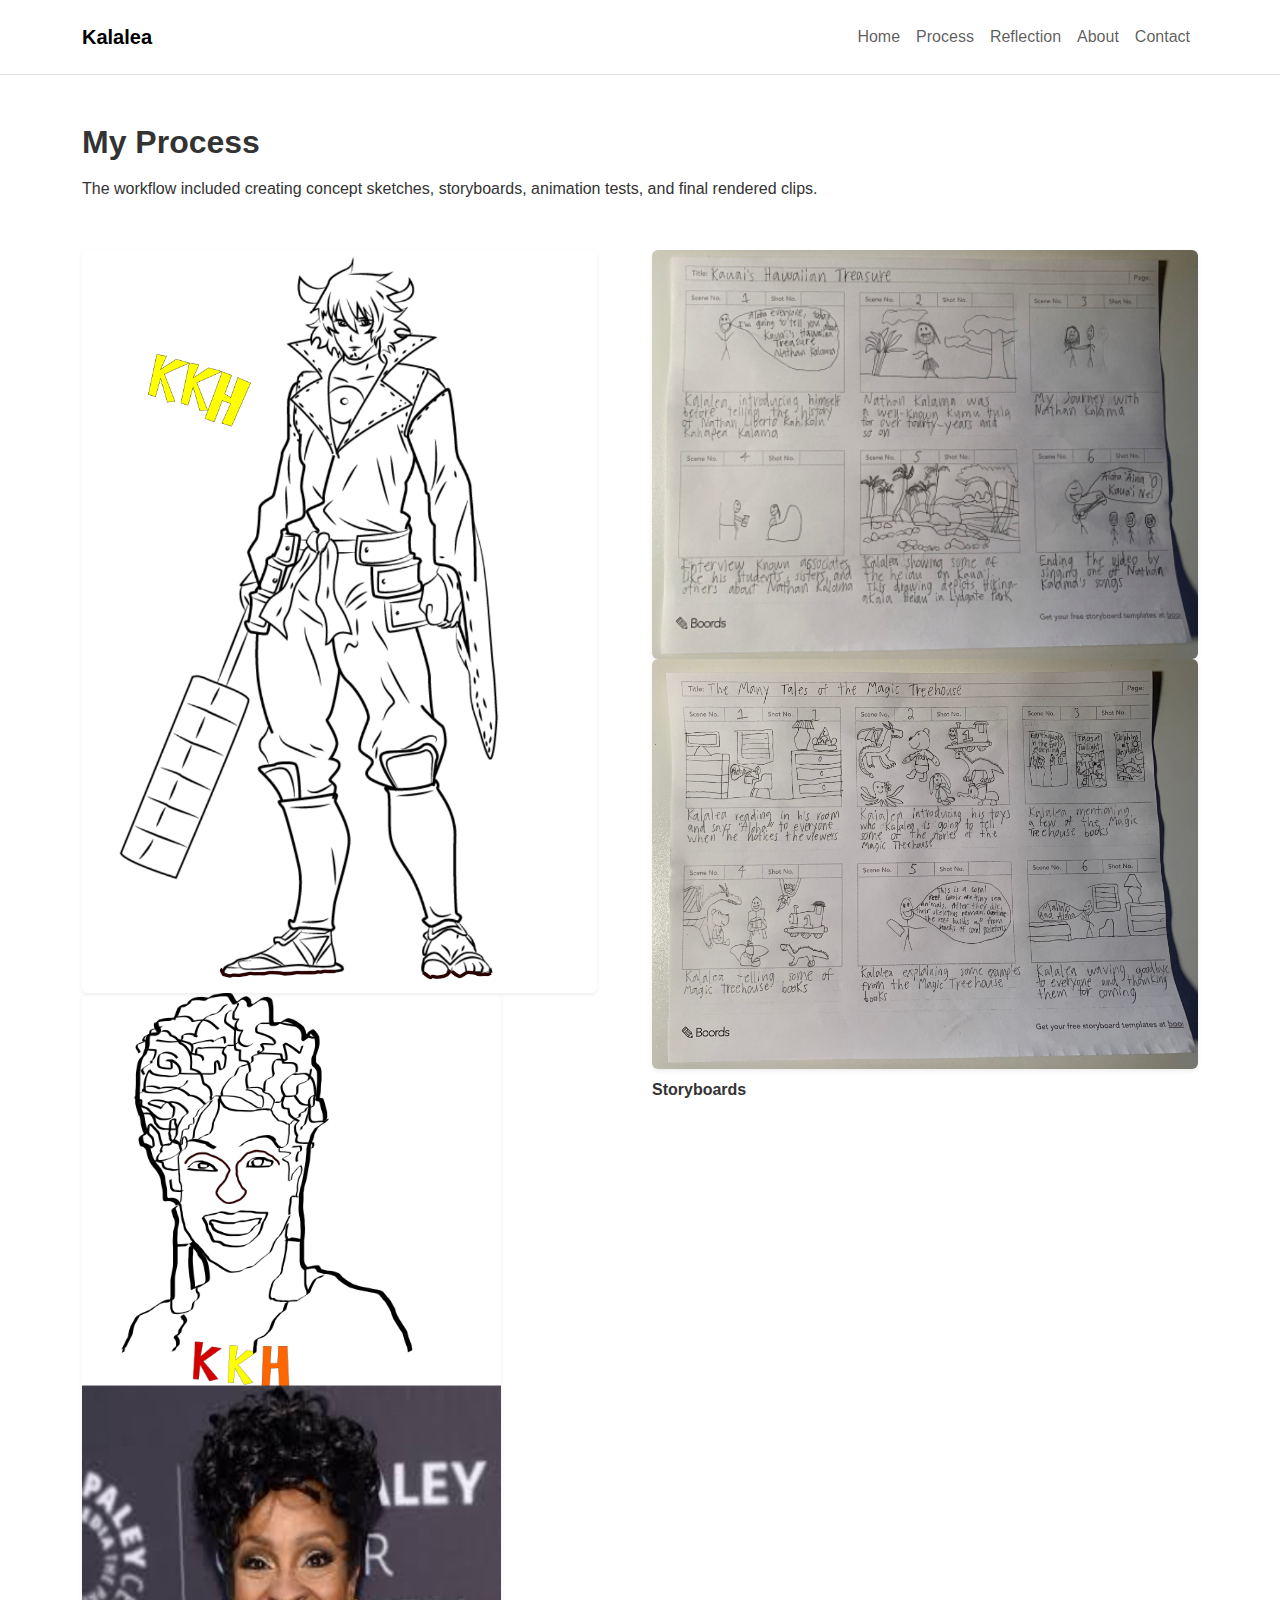
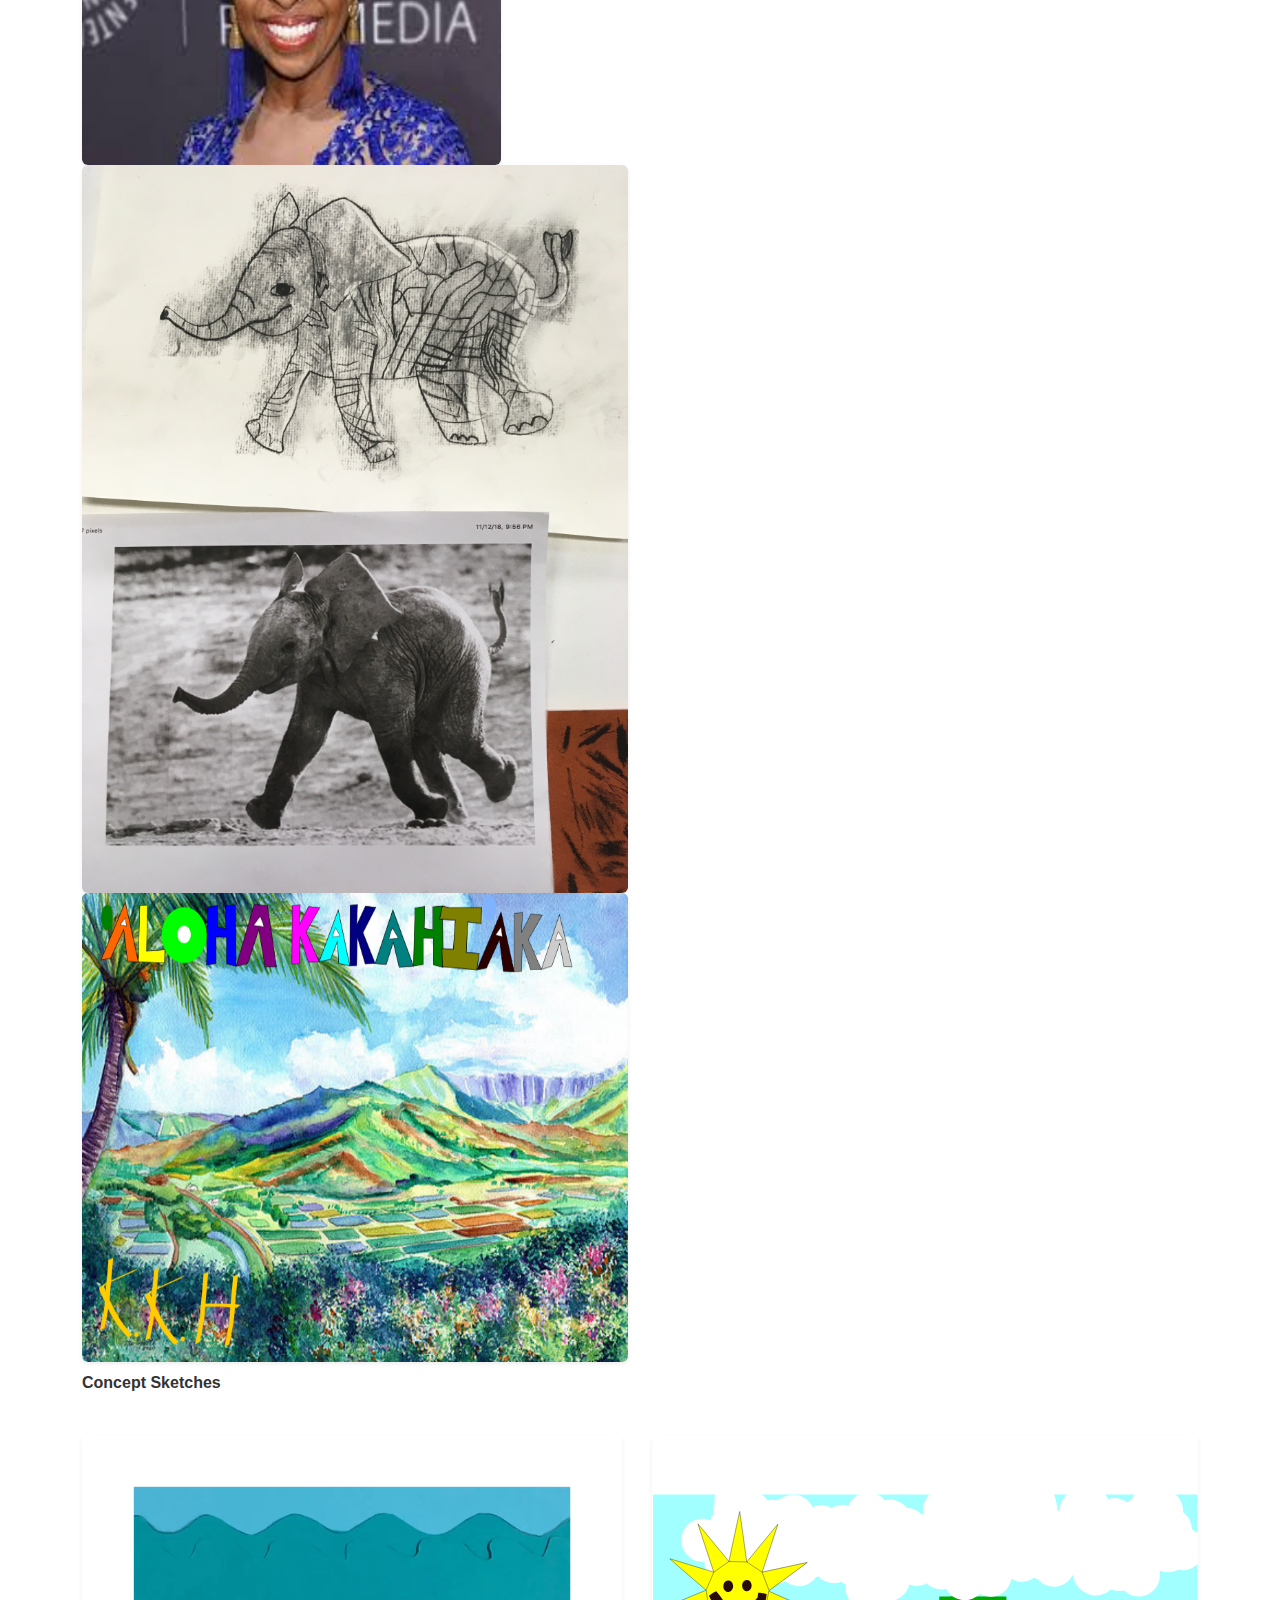
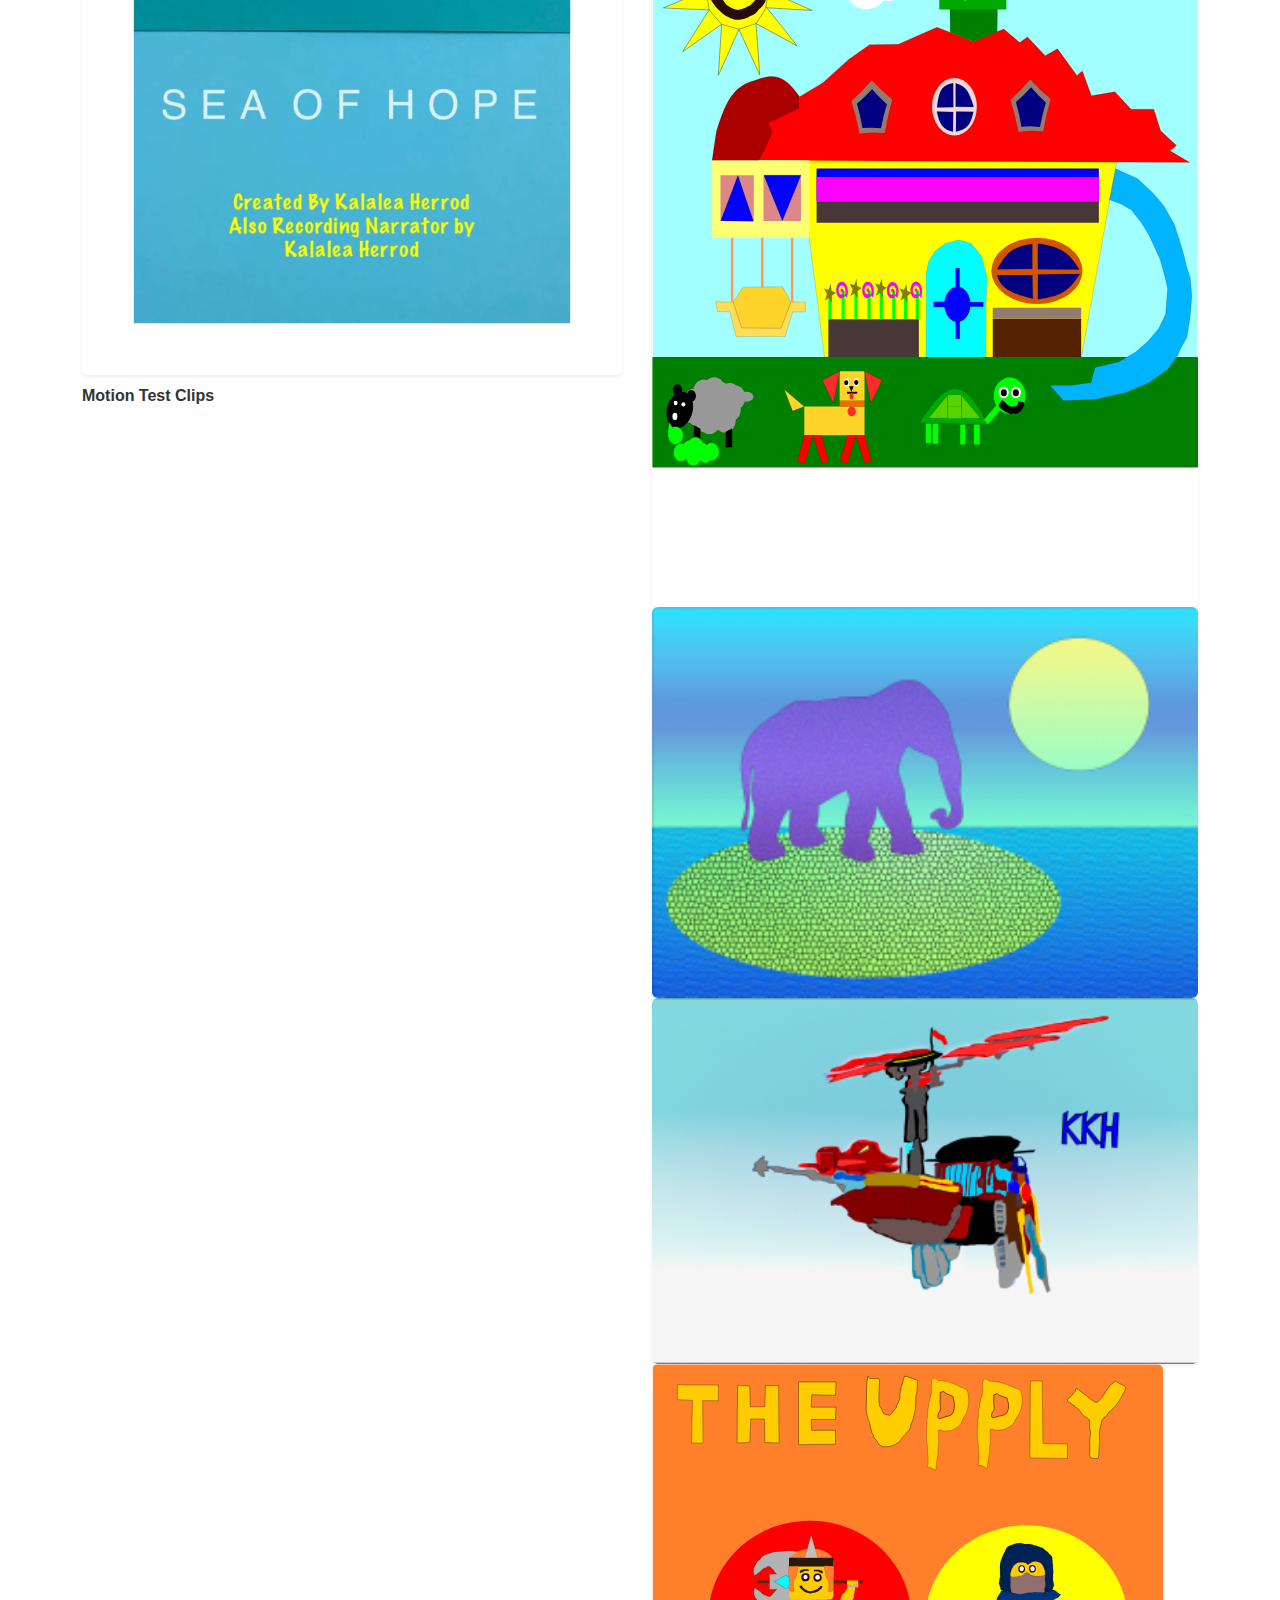
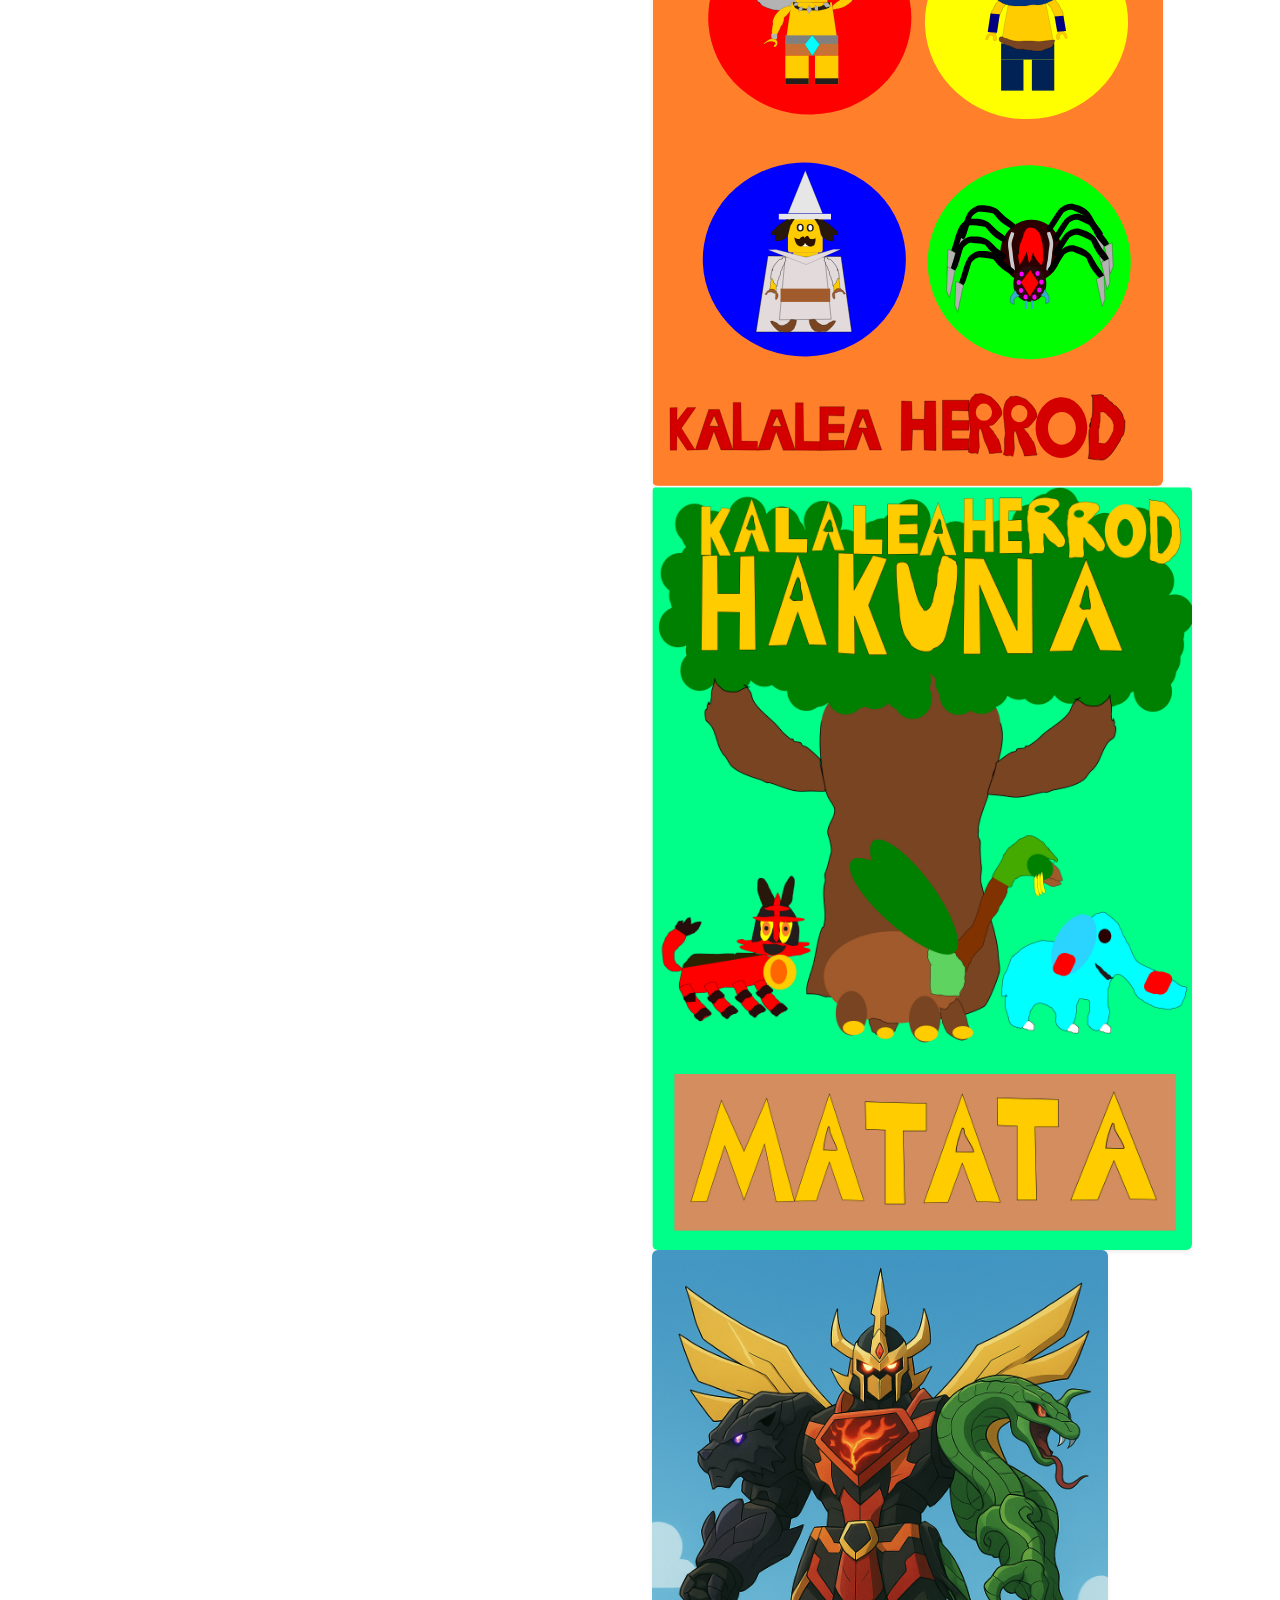
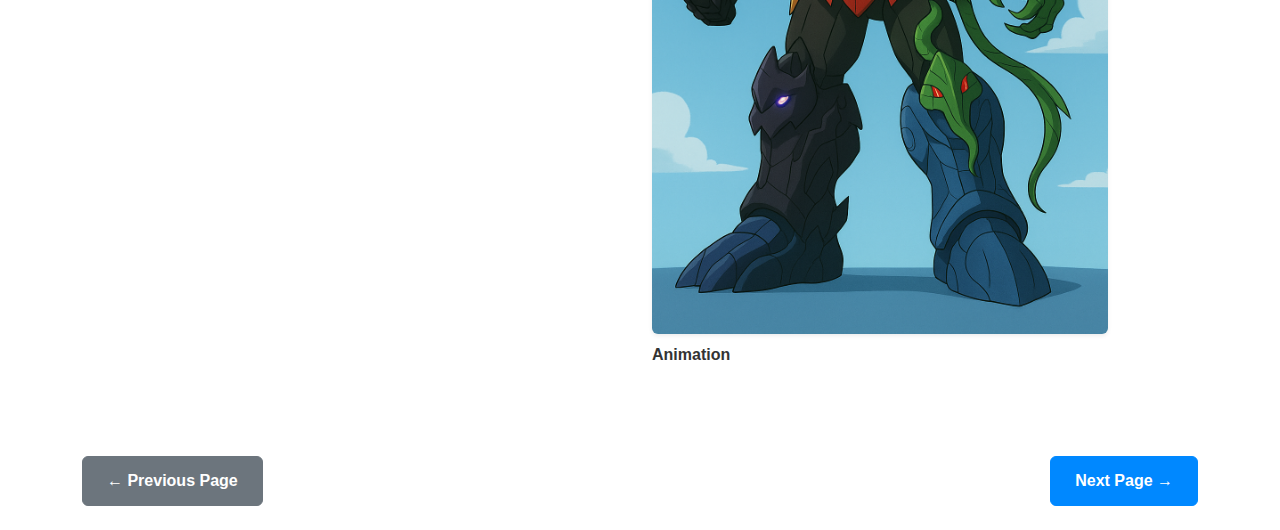
<file: process.html>
<!DOCTYPE html>
<html lang="en">
<head>
    <meta charset="UTF-8">
    <meta name="viewport" content="width=device-width, initial-scale=1.0">
    <title>Project Detail – Page 2</title>

    <!-- Bootstrap 5.3 -->
    <link rel="stylesheet" href="https://cdn.jsdelivr.net/npm/bootstrap@5.3.3/dist/css/bootstrap.min.css">

    <!-- Custom CSS -->
    <link rel="stylesheet" href="css/style.css">
    <link rel="stylesheet" href="css/style-sub.css">
</head>

<body>

<!-- Navbar -->
<nav class="navbar navbar-expand-lg bg-white border-bottom py-3">
    <div class="container">
        <a class="navbar-brand fw-bold" href="#">Kalalea</a>

        <div class="collapse navbar-collapse justify-content-end">
            <ul class="navbar-nav">
                <li class="nav-item"><a class="nav-link" href="index.html">Home</a></li>
                <li class="nav-item"><a class="nav-link" href="process.html">Process</a></li>
                <li class="nav-item"><a class="nav-link" href="reflection.html">Reflection</a></li>
                <li class="nav-item"><a class="nav-link" href="index.html#about">About</a></li>
                <li class="nav-item"><a class="nav-link" href="index.html#contact">Contact</a></li>
            </ul>
        </div>
    </div>
</nav>

<!-- Process Section -->
<section class="container py-5">
    <h2 class="section-title">My Process</h2>
    <p>
        The workflow included creating concept sketches, storyboards, animation tests, and final rendered clips.
    </p>

    <div class="row g-4 mt-4">

        <div class="col-md-6">
            <img src="images/susanoo.png" class="img-fluid rounded shadow-sm" alt="Concept Sketches" width="515" height="743">
            <img src="images/gk.png" class="img-fluid rounded shadow-sm" alt="Concept Sketches" width="419" height="771">
            <img src="images/charcoal-draw.JPG" class="img-fluid rounded shadow-sm" alt="Concept Sketches" width="563" height="751">
            <img src="images/alola.png" class="img-fluid rounded shadow-sm" alt="Concept Sketches" width="793" height="681">
            <p class="fw-bold mt-2">Concept Sketches</p>
        </div>

        <div class="col-md-6">
            <img src="images/storyboarding.png" class="img-fluid rounded shadow-sm" alt="Storyboard" width="637" height="340">
            <img src="images/magic-tree-house.jpg" class="img-fluid rounded shadow-sm" alt="Storyboard" width="637" height="340">
            <p class="fw-bold mt-2">Storyboards</p>
        </div>

        <div class="col-md-6">
            <img src="images/sea-of-hope.png" class="img-fluid rounded shadow-sm" alt="Motion Test" width="540" height="540">
            <p class="fw-bold mt-2">Motion Test Clips</p>
        </div>

        <div class="col-md-6">
            <img src="images/out-of-the-box.svg" class="img-fluid rounded shadow-sm" alt="Animation" width="649" height="981">
            <img src="images/majestic-elephant.png" class="img-fluid rounded shadow-sm" alt="Animation" width="675" height="482">
            <img src="images/db.png" class="img-fluid rounded shadow-sm" alt="Animation" width="750" height="503">
            <img src="images/upply.svg" class="img-fluid rounded shadow-sm" alt="Animation" width="511" height="723">
            <img src="images/hakuna-matata.jpg" class="img-fluid rounded shadow-sm" alt="Animation" width="540" height="802">
            <img src="images/alola-megazord.png" class="img-fluid rounded shadow-sm" alt="Animation" width="456" height="684">
            <p class="fw-bold mt-2">Animation</p>
        </div>

    </div>
</section>

<!-- Navigation -->
<div class="container d-flex justify-content-between py-4">
    <a href="project-detail-1.html" class="btn btn-secondary px-4">← Previous Page</a>
    <a href="project-detail-3.html" class="btn btn-primary px-4">Next Page →</a>
</div>

</body>
</html>
</file>
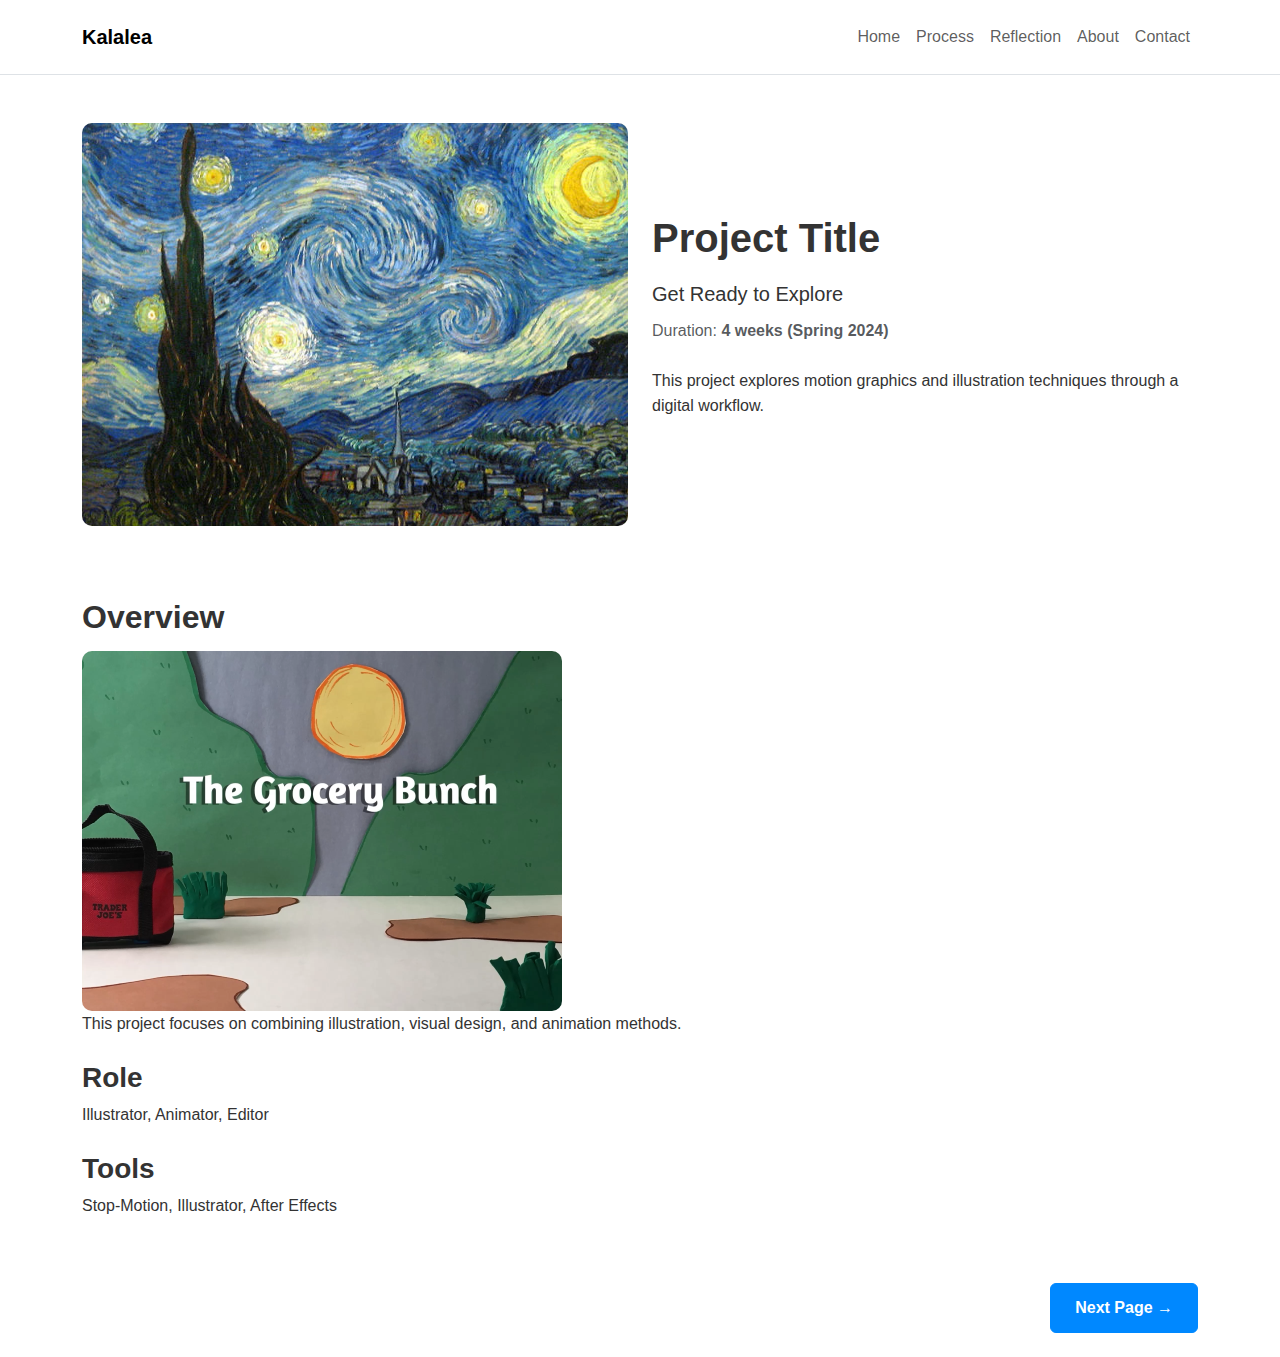
<file: project.html>
<!DOCTYPE html>
<html lang="en">
<head>
    <meta charset="UTF-8">
    <meta name="viewport" content="width=device-width, initial-scale=1.0">
    <title>Project Detail – Page 1</title>

    <!-- Bootstrap 5.3 -->
    <link rel="stylesheet" href="https://cdn.jsdelivr.net/npm/bootstrap@5.3.3/dist/css/bootstrap.min.css">

    <!-- Custom CSS -->
   <link rel="stylesheet" href="css/style.css">
    <link rel="stylesheet" href="css/style-sub.css">
</head>

<body>

<!-- Navbar -->
<nav class="navbar navbar-expand-lg bg-white border-bottom py-3">
    <div class="container">
        <a class="navbar-brand fw-bold" href="#">Kalalea</a>

        <div class="collapse navbar-collapse justify-content-end">
            <ul class="navbar-nav">
                <li class="nav-item"><a class="nav-link" href="index.html">Home</a></li>
                <li class="nav-item"><a class="nav-link" href="process.html">Process</a></li>
                <li class="nav-item"><a class="nav-link" href="reflection.html">Reflection</a></li>
                <li class="nav-item"><a class="nav-link" href="index.html#about">About</a></li>
                <li class="nav-item"><a class="nav-link" href="index.html#contact">Contact</a></li>
            </ul>
        </div>
    </div>
</nav>

<!-- Hero Section / Intro -->
<section class="container py-5">
    <div class="row align-items-center g-4">
        
        <div class="col-md-6">
           <img src="images/star.jpg" alt="starry night" width="720" height="480">
        </div>

        <div class="col-md-6">
            <h1 class="fw-bold mb-3">Project Title</h1>
            <p class="lead mb-2">Get Ready to Explore</p>

            <p class="text-muted">
                Duration: <strong>4 weeks (Spring 2024)</strong>
            </p>

            <p class="mt-4">
                This project explores motion graphics and illustration techniques through a digital workflow.
            </p>
        </div>

    </div>
</section>

<!-- Project Overview -->
<section class="container py-4">
    <h2 class="section-title">Overview</h2>
    <img src="images/tgb.png" alt="stop motion" width="480" height="360">
    <p>
        This project focuses on combining illustration, visual design, and animation methods.
    </p>

    <h3 class="mt-4 fw-bold">Role</h3>
    <p>Illustrator, Animator, Editor</p>

    <h3 class="mt-4 fw-bold">Tools</h3>
    <p>Stop-Motion, Illustrator, After Effects</p>
</section>

<!-- Navigation -->
<div class="container text-end py-4">
    <a href="project-detail-2.html" class="btn btn-primary px-4">Next Page →</a>
</div>

</body>
</html>
</file>
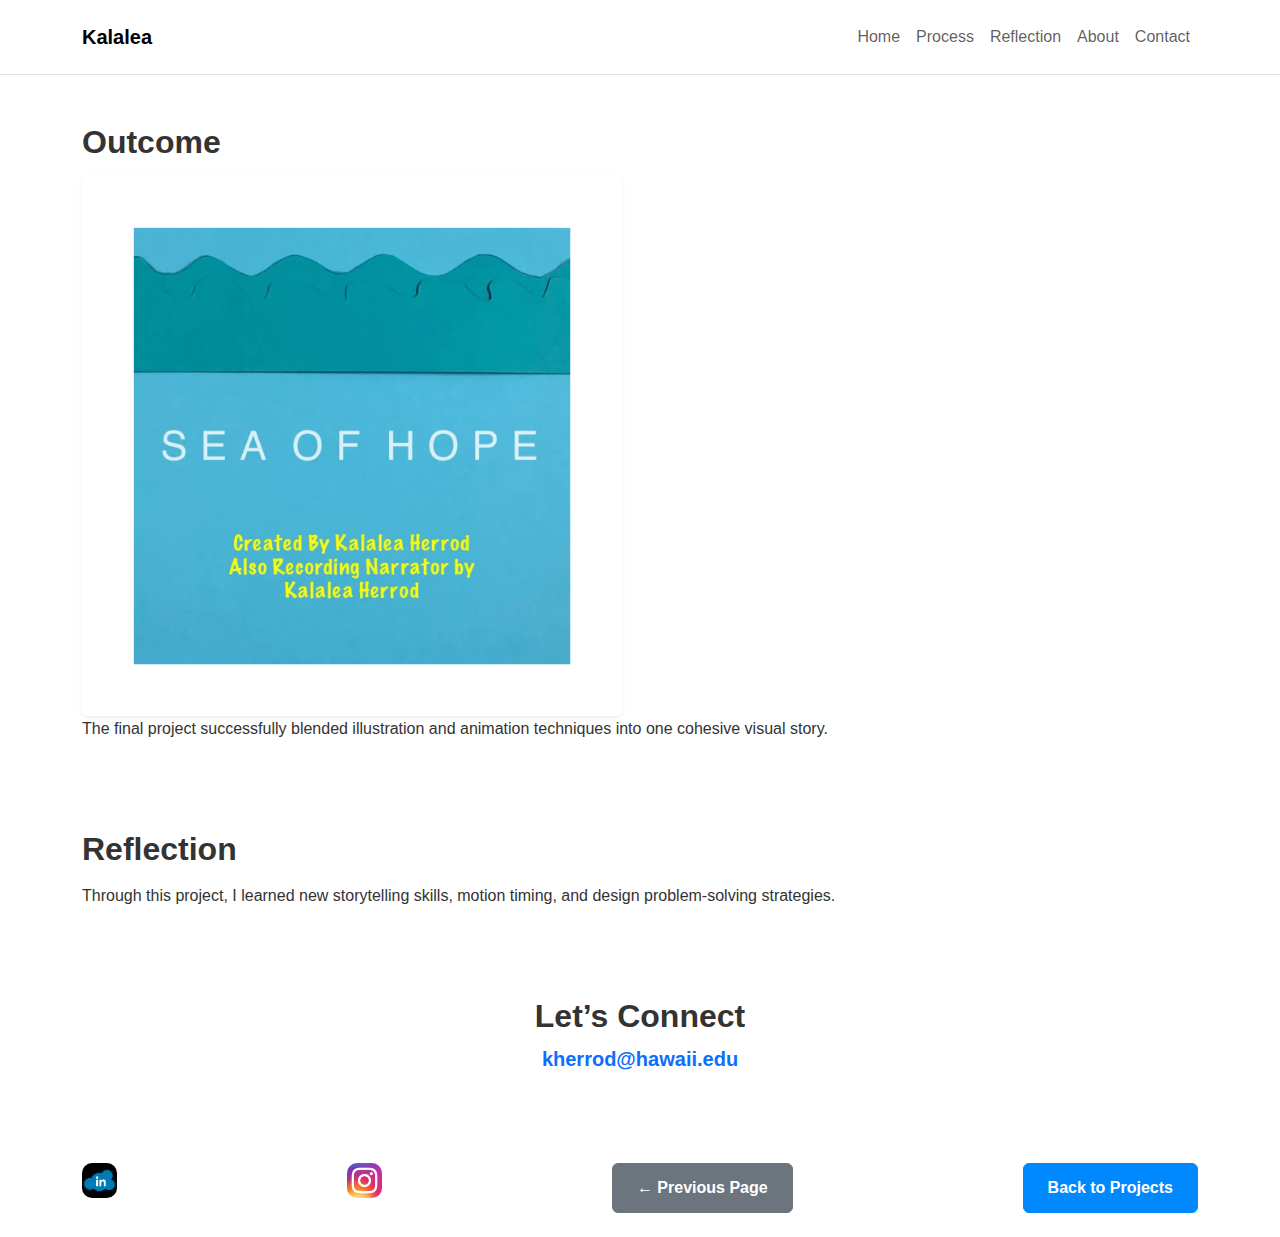
<file: reflection.html>
<!DOCTYPE html>
<html lang="en">
<head>
    <meta charset="UTF-8">
    <meta name="viewport" content="width=device-width, initial-scale=1.0">
    <title>Project Detail – Page 3</title>

    <!-- Bootstrap 5.3 -->
    <link rel="stylesheet" href="https://cdn.jsdelivr.net/npm/bootstrap@5.3.3/dist/css/bootstrap.min.css">

    <!-- Custom CSS -->
    <link rel="stylesheet" href="css/style.css">
    <link rel="stylesheet" href="css/style-sub.css">
</head>

<body>

<!-- Navbar -->
<nav class="navbar navbar-expand-lg bg-white border-bottom py-3">
    <div class="container">
        <a class="navbar-brand fw-bold" href="#">Kalalea</a>

        <div class="collapse navbar-collapse justify-content-end">
            <ul class="navbar-nav">
               <li class="nav-item"><a class="nav-link" href="index.html">Home</a></li>
                <li class="nav-item"><a class="nav-link" href="process.html">Process</a></li>
                <li class="nav-item"><a class="nav-link" href="reflection.html">Reflection</a></li>
                <li class="nav-item"><a class="nav-link" href="index.html#about">About</a></li>
                <li class="nav-item"><a class="nav-link" href="index.html#contact">Contact</a></li>
            </ul>
        </div>
    </div>
</nav>

<!-- Outcome -->
<section class="container py-5">
    <h2 class="section-title">Outcome</h2>
    <img src="images/sea-of-hope.png" class="img-fluid rounded shadow-sm" alt="Motion Test" width="540" height="540">
    <p>
        The final project successfully blended illustration and animation techniques into one cohesive visual story.
    </p>
</section>

<!-- Reflection -->
<section class="container py-4">
    <h2 class="section-title">Reflection</h2>
    <p>
        Through this project, I learned new storytelling skills, motion timing, and design problem-solving strategies.
    </p>
</section>

<!-- Contact CTA -->
<section class="container text-center py-5">
    <h2 class="fw-bold">Let’s Connect</h2>
    <p class="email text-primary fw-bold fs-5">kherrod@hawaii.edu</p>
</section>

<!-- Navigation -->
<div class="container d-flex justify-content-between py-4">
    <a href="#" class="social-link"><img src="images/in.png" alt="linkedon" width="35" height="35"></a>
        <a href="#" class="social-link"><img src="images/instagram.png" alt="instagram" width="35" height="35"></a>
    <a href="project-detail-2.html" class="btn btn-secondary px-4">← Previous Page</a>
    <a href="index.html#projects" class="btn btn-primary px-4">Back to Projects</a>
</div>

</body>
</html>
</file>
<file: css/style-sub.css>
body {
    font-family: Arial, Helvetica, sans-serif;
    background: #ffffff;
    color: #333;
}

/* Clean section title */
.section-title {
    font-size: 2rem;
    font-weight: bold;
    margin-bottom: 15px;
}

/* Image styling */
img {
    border-radius: 10px;
}

/* Brand color */
.btn-primary {
    background-color: #0088ff;
    border-color: #0088ff;
}

.btn-primary:hover {
    background-color: #006fd6;
    border-color: #006fd6;
}

.email {
    color: #0088ff;
}

/* Section spacing */
section {
    line-height: 1.6;
}
</file>
<file: css/style.css>
/* ================================
   GLOBAL RESET & BASE STYLES
=================================*/
* {
    margin: 0;
    padding: 0;
    box-sizing: border-box;
}

body {
    font-family: Arial, Helvetica, sans-serif;
    background: #ffffff;
    color: #333;
    line-height: 1.6;
}

/* ================================
   NAVIGATION BAR
=================================*/
.navbar {
    width: 100%;
    padding: 20px 40px;
    display: flex;
    justify-content: space-between;
    align-items: center;
    border-bottom: 1px solid #eee;
}

.logo {
    font-size: 1.5rem;
    font-weight: bold;
}

.navbar nav a {
    margin-left: 25px;
    text-decoration: none;
    color: #333;
    font-weight: 500;
}

.navbar nav a:hover {
    color: #0088ff;
}

img {
    display: block;
    max-width: 100%;
    height: auto;
}
/* ================================
   HERO SECTION
=================================*/
.hero {
    display: flex;
    justify-content: space-between;
    align-items: center;
    padding: 70px 40px;
    gap: 40px;
}

.hero-text {
    flex: 1;
}

.hero-text h1 {
    font-size: 2.5rem;
    margin-bottom: 15px;
}

.highlight {
    color: #0088ff;
    font-weight: bold;
}

.hero-text p {
    max-width: 550px;
    margin-bottom: 20px;
}

.buttons {
    display: flex;
    gap: 15px;
}

.btn {
    padding: 12px 22px;
    text-decoration: none;
    border-radius: 6px;
    font-weight: bold;
    display: inline-block;
}

.primary {
    background-color: #0088ff;
    color: white;
}

.secondary {
    background-color: #e6e6e6;
    color: #333;
}

.hero-image img {
    width: 350px;
    height: auto;
    border-radius: 10px;
    object-fit: cover;
}

/* ================================
   PROJECTS SECTION
=================================*/
.projects {
    background: #fafafa;
    padding: 70px 40px;
}

.projects h2 {
    text-align: center;
    font-size: 2rem;
    margin-bottom: 35px;
}

.project-grid {
    display: grid;
    grid-template-columns: repeat(auto-fit, minmax(260px, 1fr));
    gap: 25px;
}

.project-card {
    background: #fff;
    padding: 18px;
    border-radius: 10px;
    text-decoration: none;
    color: inherit;
    border: 1px solid #eee;
    transition: 0.2s ease;
}

.project-card:hover {
    transform: scale(1.02);
    border-color: #0088ff;
}

.project-card img {
    width: 100%;
    height: 160px;
    border-radius: 8px;
    object-fit: cover;
    margin-bottom: 12px;
}

.project-card h3 {
    margin-bottom: 8px;
}

.project-card p {
    font-size: 0.95rem;
}

/* ================================
   ABOUT SECTION
=================================*/
.about {
    display: flex;
    align-items: center;
    justify-content: space-between;
    padding: 80px 40px;
    gap: 40px;
}

.about-image img {
    width: 300px;
    height: auto;
    border-radius: 10px;
    object-fit: cover;
}

.about-text h2 {
    font-size: 2rem;
    margin-bottom: 15px;
}

.about-text p {
    max-width: 550px;
    margin-bottom: 12px;
}

/* ================================
   CONTACT SECTION
=================================*/
.contact {
    text-align: center;
    padding: 60px 40px;
}

.contact h2 {
    font-size: 2rem;
    margin-bottom: 15px;
}

.email {
    font-size: 1.2rem;
    color: #0088ff;
    font-weight: bold;
}

/* ================================
   FOOTER
=================================*/
.footer {
    text-align: center;
    padding: 25px;
    background: #f2f2f2;
    font-size: 0.9rem;
}

/* ================================
   RESPONSIVE DESIGN
=================================*/
@media (max-width: 900px) {
    .hero {
        flex-direction: column;
        text-align: center;
    }

    .hero-image img {
        width: 260px;
    }

    .about {
        flex-direction: column;
        text-align: center;
    }

    .about-image img {
        width: 260px;
    }

    .navbar {
        flex-direction: column;
        gap: 10px;
    }
}
</file>
